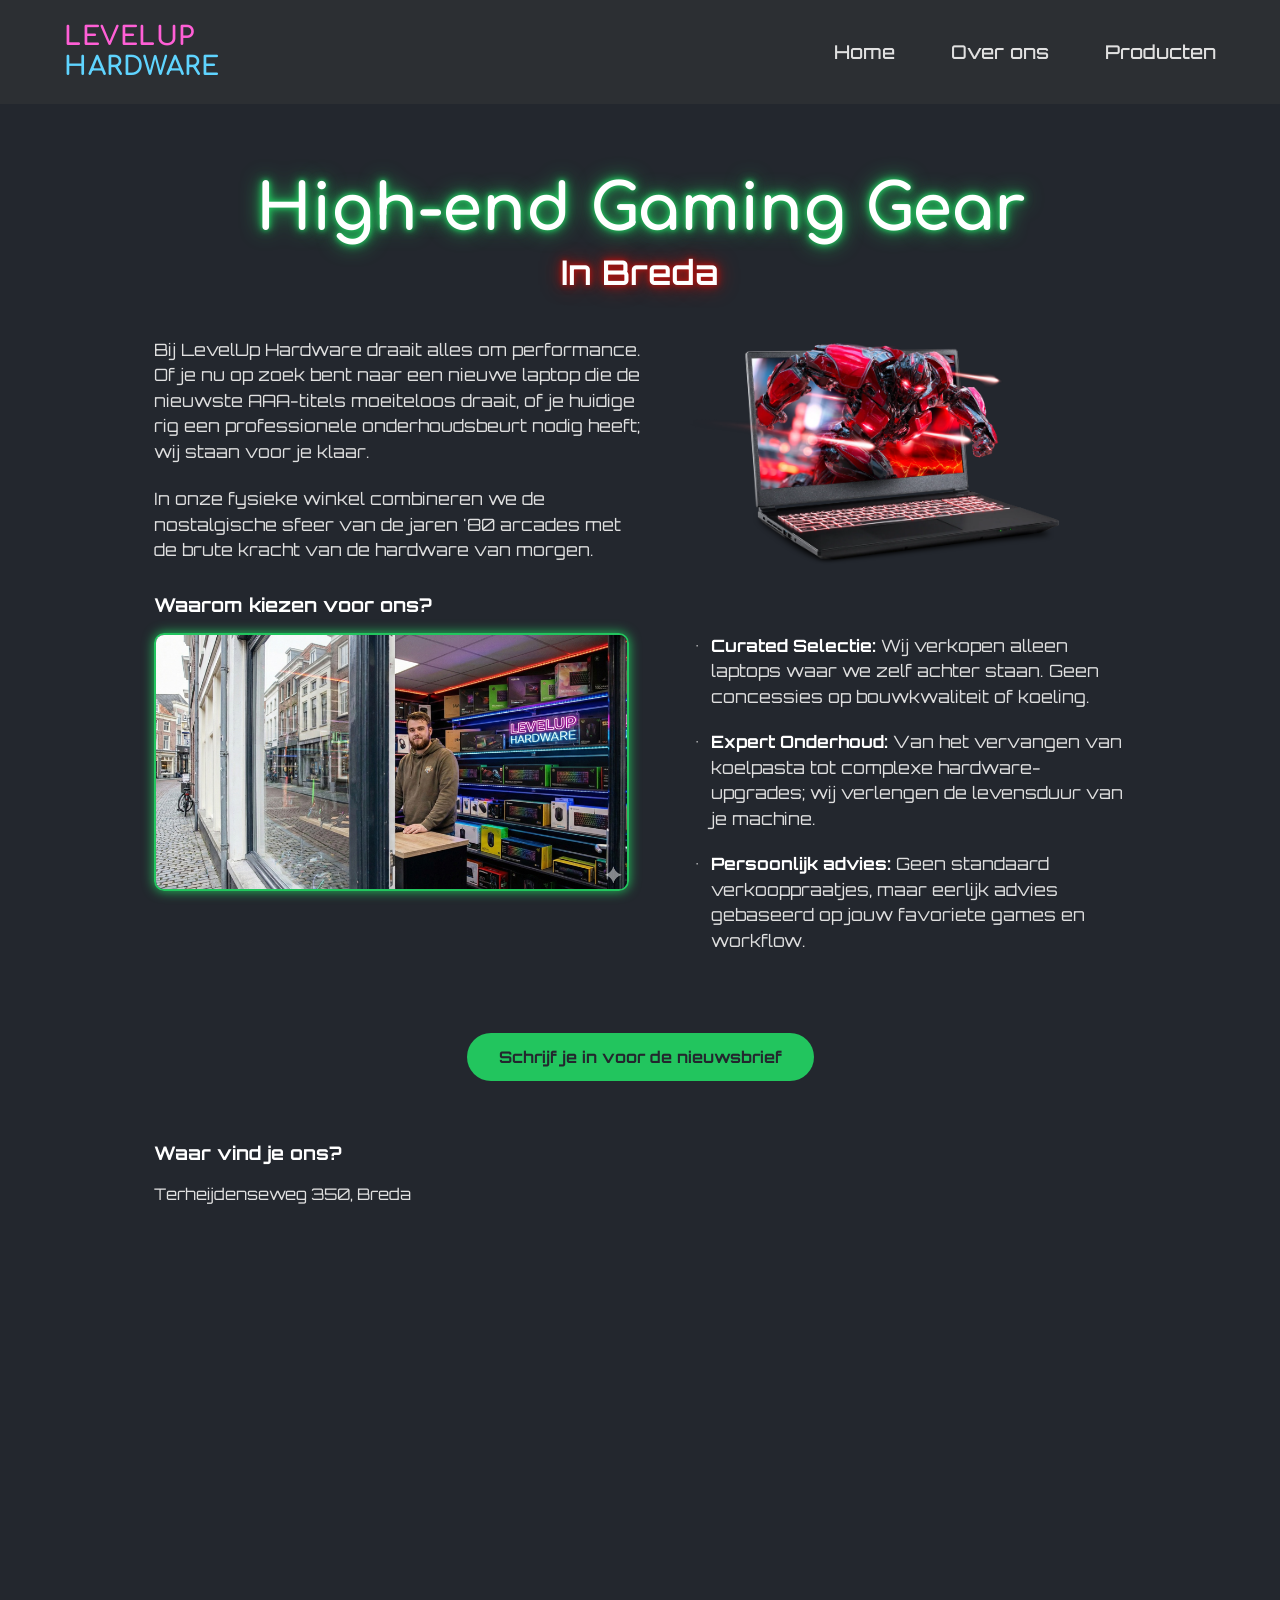
<file: index.html>
<!doctype html>
<html lang="nl">
<head>
<meta charset="UTF-8">
<meta name="viewport" content="width=device-width, initial-scale=1">
<title>LevelUp Hardware - Home</title>
<link rel="preconnect" href="https://fonts.googleapis.com">
<link rel="preconnect" href="https://fonts.gstatic.com" crossorigin>
<link href="https://fonts.googleapis.com/css2?family=Comfortaa:wght@400;500;600;700&family=Orbitron:wght@400;500;600;700&display=swap" rel="stylesheet">
<link rel="stylesheet" href="style.css">
<style>
  .site-header {
    padding: 22px 64px;
  }
  .logo { font-size: 26px; }

  .main-nav ul { gap: 56px; }
  .main-nav a { font-size: 19px; }

  main {
    max-width: 1100px;
    margin: 0 auto;
    padding: 70px 64px 90px;
  }

  .hero { margin-bottom: 44px; }
  .hero h1 { font-size: 64px; }
  .hero .subtitle { font-size: 34px; margin-top: 6px; }

  .intro-row {
    gap: 30px;
    margin-bottom: 0;
  }
  .intro-text { flex: 1 1 50%; }
  .intro-text p { font-size: 17px; margin: 0 0 22px; }
  .intro-text h3 { font-size: 19px; margin: 30px 0 0; }

  .intro-image { flex: 1 1 46%; display: flex; align-items: flex-start; justify-content: center; padding-top: 6px; overflow: hidden; }
  .intro-image img { width: 100%; max-width: 420px; margin-top: -70px; }

  .features-row {
    gap: 60px;
    align-items: flex-start;
  }
  .shop-image { flex: 1 1 50%; }
  .shop-image img { width: 100%; }

  .features-list { flex: 1 1 46%; }
  .features-list li { font-size: 17px; margin-bottom: 20px; padding-left: 1.3em; }

  .newsletter { margin: 60px 0; }

  @media (max-width: 700px) {
    .site-header { padding: 16px 20px; flex-wrap: wrap; }
    .logo { font-size: 17px; }
    .main-nav { flex-basis: 100%; }
    .main-nav ul { flex-direction: column; gap: 2px; }
    .main-nav a { display: block; font-size: 17px; padding: 10px 0; }

    main { padding: 44px 22px 60px; }
    .hero h1 { font-size: 34px; }
    .hero .subtitle { font-size: 20px; }

    .intro-row { flex-direction: column; gap: 26px; }
    .features-row { flex-direction: column; gap: 26px; }
  }
</style>
</head>
<body>

<header class="site-header">
  <div class="logo">
    <span class="line1">LEVELUP</span>
    <span class="line2">HARDWARE</span>
  </div>
  <nav class="main-nav">
    <ul>
      <li><a href="index.html">Home</a></li>
      <li><a href="over-ons.html">Over ons</a></li>
      <li><a href="producten.html">Producten</a></li>
    </ul>
  </nav>
</header>

<main>
  <section class="hero">
    <h1>High-end Gaming Gear</h1>
    <p class="subtitle">In Breda</p>
  </section>

  <section class="intro-row">
    <div class="intro-text">
      <p>Bij LevelUp Hardware draait alles om performance. Of je nu op zoek bent naar een nieuwe laptop die de nieuwste AAA-titels moeiteloos draait, of je huidige rig een professionele onderhoudsbeurt nodig heeft; wij staan voor je klaar.</p>
      <p>In onze fysieke winkel combineren we de nostalgische sfeer van de jaren '80 arcades met de brute kracht van de hardware van morgen.</p>
      <h3>Waarom kiezen voor ons?</h3>
    </div>
    <div class="intro-image">
      <img src="assets/laptop.webp" alt="High-end gaming laptop">
    </div>
  </section>

  <section class="features-row">
    <div class="shop-image">
      <img src="assets/storefront.png" alt="LevelUp Hardware winkel in Breda">
    </div>
    <ul class="features-list">
      <li><strong>Curated Selectie:</strong> Wij verkopen alleen laptops waar we zelf achter staan. Geen concessies op bouwkwaliteit of koeling.</li>
      <li><strong>Expert Onderhoud:</strong> Van het vervangen van koelpasta tot complexe hardware-upgrades; wij verlengen de levensduur van je machine.</li>
      <li><strong>Persoonlijk advies:</strong> Geen standaard verkooppraatjes, maar eerlijk advies gebaseerd op jouw favoriete games en workflow.</li>
    </ul>
  </section>

  <section class="newsletter">
    <a href="#" class="btn-newsletter">Schrijf je in voor de nieuwsbrief</a>
  </section>

  <section class="location">
    <h3>Waar vind je ons?</h3>
    <p>Terheijdenseweg 350, Breda</p>
    <iframe src="https://maps.google.com/maps?q=Terheijdenseweg%20350%20Breda&output=embed" loading="lazy" title="Locatie LevelUp Hardware"></iframe>
  </section>
</main>

</body>
</html>
</file>
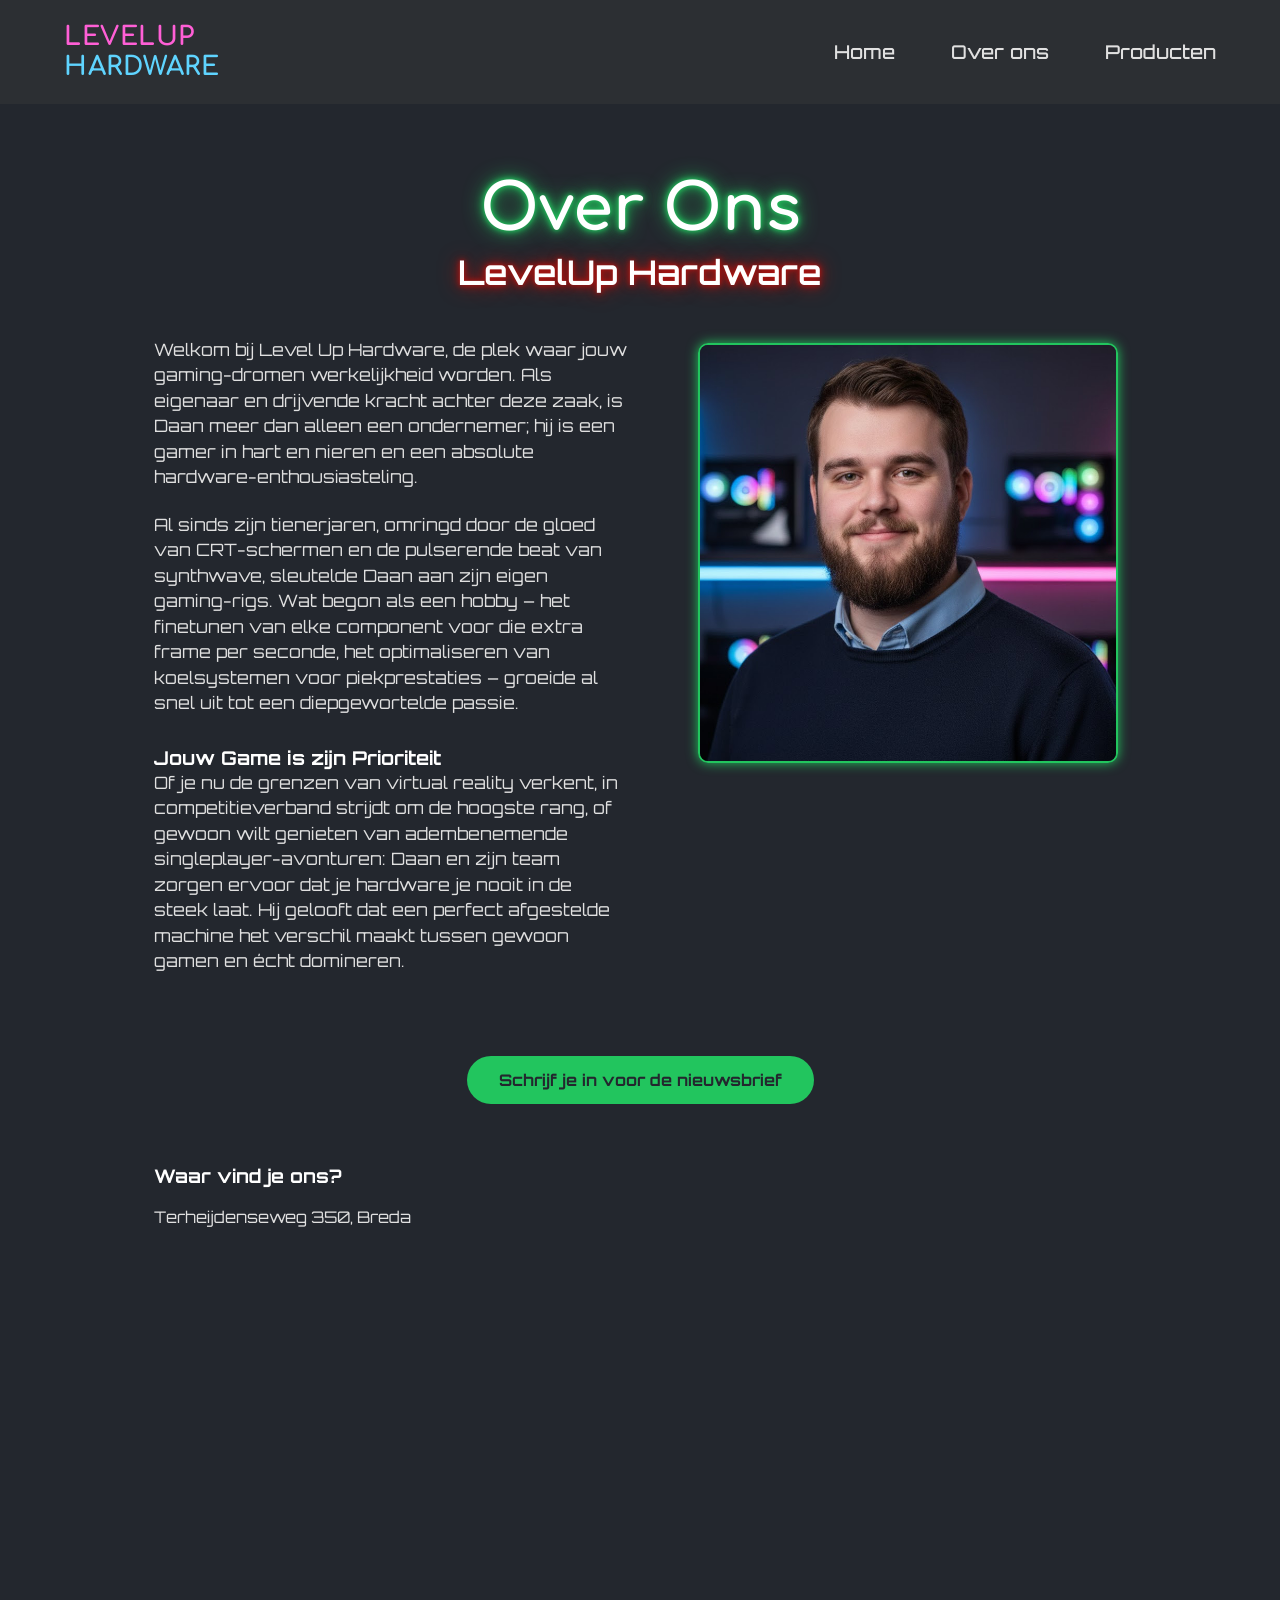
<file: over-ons.html>
<!doctype html>
<html lang="nl">
<head>
<meta charset="UTF-8">
<meta name="viewport" content="width=device-width, initial-scale=1">
<title>LevelUp Hardware - Over Ons</title>
<link rel="preconnect" href="https://fonts.googleapis.com">
<link rel="preconnect" href="https://fonts.gstatic.com" crossorigin>
<link href="https://fonts.googleapis.com/css2?family=Comfortaa:wght@400;500;600;700&family=Orbitron:wght@400;500;600;700&display=swap" rel="stylesheet">
<link rel="stylesheet" href="style.css">
<style>
  .site-header {
    padding: 22px 64px;
  }
  .logo { font-size: 26px; }

  .main-nav ul { gap: 56px; }
  .main-nav a { font-size: 19px; }

  main {
    max-width: 1100px;
    margin: 0 auto;
    padding: 70px 64px 90px;
  }

  .hero { margin-bottom: 44px; }
  .hero h1 { font-size: 64px; }
  .hero .subtitle { font-size: 34px; margin-top: 6px; }

  .intro-row {
    gap: 60px;
    margin-bottom: 48px;
  }
  .intro-text { flex: 1 1 50%; }
  .intro-text p { font-size: 17px; margin: 0 0 22px; }
  .intro-text h3 { font-size: 19px; margin: 30px 0 0; }

  .intro-image { flex: 1 1 46%; display: flex; align-items: flex-start; justify-content: center; padding-top: 6px; }
  .intro-image img {
    width: 100%;
    max-width: 420px;
    border: 2px solid #22c55e;
    box-shadow: 0 0 12px #22c55e;
  }

  .features-row {
    gap: 60px;
    align-items: flex-start;
  }
  .shop-image { flex: 1 1 50%; }
  .shop-image img { width: 100%; }

  .features-list { flex: 1 1 46%; }
  .features-list li { font-size: 17px; margin-bottom: 20px; padding-left: 1.3em; }

  .newsletter { margin: 60px 0; }

  @media (max-width: 700px) {
    .site-header { padding: 16px 20px; flex-wrap: wrap; }
    .logo { font-size: 17px; }
    .main-nav { flex-basis: 100%; }
    .main-nav ul { flex-direction: column; gap: 2px; }
    .main-nav a { display: block; font-size: 17px; padding: 10px 0; }

    main { padding: 44px 22px 60px; }
    .hero h1 { font-size: 34px; }
    .hero .subtitle { font-size: 20px; }

    .intro-row { flex-direction: column; gap: 26px; }
    .features-row { flex-direction: column; gap: 26px; }
  }
</style>
</head>
<body>

<header class="site-header">
  <div class="logo">
    <span class="line1">LEVELUP</span>
    <span class="line2">HARDWARE</span>
  </div>
  <nav class="main-nav">
    <ul>
      <li><a href="index.html">Home</a></li>
      <li><a href="over-ons.html">Over ons</a></li>
      <li><a href="producten.html">Producten</a></li>
    </ul>
  </nav>
</header>

<main>
  <section class="hero">
  <h1>Over Ons</h1>
  <p class="subtitle">LevelUp Hardware</p>
  </section>

     <section class="intro-row">
    <div class="intro-text">
      <p>Welkom bij Level Up Hardware, de plek waar jouw gaming-dromen werkelijkheid worden. Als eigenaar en drijvende kracht achter deze zaak, is Daan meer dan alleen een ondernemer; hij is een gamer in hart en nieren en een absolute hardware-enthousiasteling.</p>
      <p>Al sinds zijn tienerjaren, omringd door de gloed van CRT-schermen en de pulserende beat van synthwave, sleutelde Daan aan zijn eigen gaming-rigs. Wat begon als een hobby – het finetunen van elke component voor die extra frame per seconde, het optimaliseren van koelsystemen voor piekprestaties – groeide al snel uit tot een diepgewortelde passie.</p>
      <h3>Jouw Game is zijn Prioriteit</h3>
      <p>Of je nu de grenzen van virtual reality verkent, in competitieverband strijdt om de hoogste rang, of gewoon wilt genieten van adembenemende singleplayer-avonturen: Daan en zijn team zorgen ervoor dat je hardware je nooit in de steek laat. Hij gelooft dat een perfect afgestelde machine het verschil maakt tussen gewoon gamen en écht domineren.</p>
    </div>
    <div class="intro-image">
      <img src="assets/daan.jpg" alt="Daan van der Meer">
    </div>
  </section>

  <section class="newsletter">
    <a href="#" class="btn-newsletter">Schrijf je in voor de nieuwsbrief</a>
  </section>

  <section class="location">
    <h3>Waar vind je ons?</h3>
    <p>Terheijdenseweg 350, Breda</p>
    <iframe src="https://maps.google.com/maps?q=Terheijdenseweg%20350%20Breda&output=embed" loading="lazy" title="Locatie LevelUp Hardware"></iframe>
  </section>
</main>

</body>
</html>
</file>
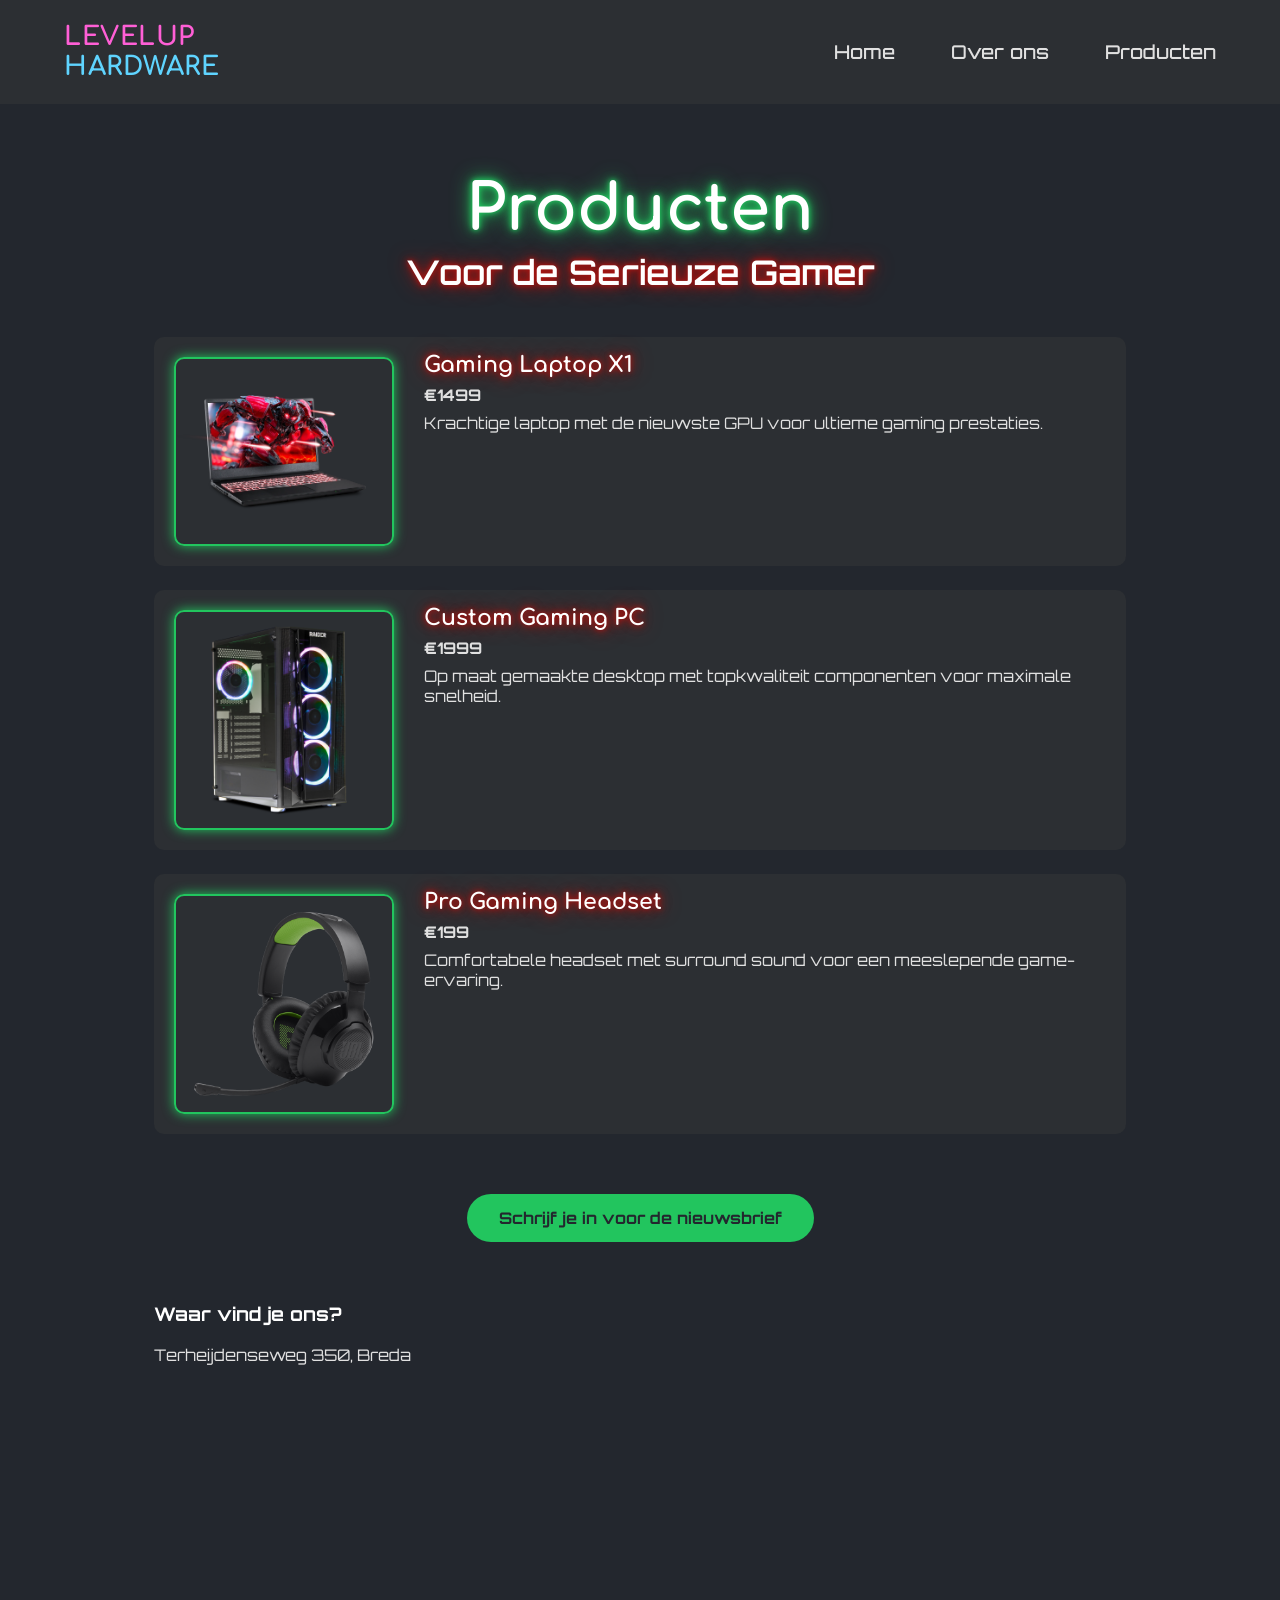
<file: producten.html>
<!doctype html>
<html lang="nl">
<head>
<meta charset="UTF-8">
<meta name="viewport" content="width=device-width, initial-scale=1">
<title>LevelUp Hardware - Producten</title>
<link rel="preconnect" href="https://fonts.googleapis.com">
<link rel="preconnect" href="https://fonts.gstatic.com" crossorigin>
<link href="https://fonts.googleapis.com/css2?family=Comfortaa:wght@400;500;600;700&family=Orbitron:wght@400;500;600;700&display=swap" rel="stylesheet">
<link rel="stylesheet" href="style.css">
<style>
  .site-header {
    padding: 22px 64px;
  }
  .logo { font-size: 26px; }

  .main-nav ul { gap: 56px; }
  .main-nav a { font-size: 19px; }

  main {
    max-width: 1100px;
    margin: 0 auto;
    padding: 70px 64px 90px;
  }

  .hero { margin-bottom: 44px; }
  .hero h1 { font-size: 64px; }
  .hero .subtitle { font-size: 34px; margin-top: 6px; }

  .intro-row {
    gap: 60px;
    margin-bottom: 48px;
  }
  .intro-text { flex: 1 1 50%; }
  .intro-text p { font-size: 17px; margin: 0 0 22px; }
  .intro-text h3 { font-size: 19px; margin: 30px 0 0; }

  .intro-image { flex: 1 1 46%; display: flex; align-items: flex-start; justify-content: center; padding-top: 6px; }
  .intro-image img { width: 100%; max-width: 420px; }

  .features-row {
    gap: 60px;
    align-items: flex-start;
  }
  .shop-image { flex: 1 1 50%; }
  .shop-image img { width: 100%; }

  .features-list { flex: 1 1 46%; }
  .features-list li { font-size: 17px; margin-bottom: 20px; padding-left: 1.3em; }

  .newsletter { margin: 60px 0; }
  .products { margin-bottom: 60px; }
.product-card img { width: 220px; flex-shrink: 0; }

  @media (max-width: 700px) {
    .site-header { padding: 16px 20px; flex-wrap: wrap; }
    .logo { font-size: 17px; }
    .main-nav { flex-basis: 100%; }
    .main-nav ul { flex-direction: column; gap: 2px; }
    .main-nav a { display: block; font-size: 17px; padding: 10px 0; }

    main { padding: 44px 22px 60px; }
    .hero h1 { font-size: 34px; }
    .hero .subtitle { font-size: 20px; }

    .product-card { flex-direction: column; text-align: center; }
    .product-card img { width: 100%; max-width: 260px; }
  }
</style>
</head>
<body>

<header class="site-header">
  <div class="logo">
    <span class="line1">LEVELUP</span>
    <span class="line2">HARDWARE</span>
  </div>
  <nav class="main-nav">
    <ul>
      <li><a href="index.html">Home</a></li>
      <li><a href="over-ons.html">Over ons</a></li>
      <li><a href="producten.html">Producten</a></li>
    </ul>
  </nav>
</header>

<main>
  <section class="hero">
    <h1>Producten</h1>
    <p class="subtitle">Voor de Serieuze Gamer</p>
  </section>

  <section class="products">
    <div class="product-card">
      <img src="assets/laptop.webp" alt="Gaming Laptop X1">
      <div>
        <h3>Gaming Laptop X1</h3>
        <p class="price">€1499</p>
        <p>Krachtige laptop met de nieuwste GPU voor ultieme gaming prestaties.</p>
      </div>
    </div>

    <div class="product-card">
      <img src="assets/pc.png" alt="Custom Gaming PC">
      <div>
        <h3>Custom Gaming PC</h3>
        <p class="price">€1999</p>
        <p>Op maat gemaakte desktop met topkwaliteit componenten voor maximale snelheid.</p>
      </div>
    </div>

    <div class="product-card">
      <img src="assets/headset.webp" alt="Pro Gaming Headset">
      <div>
        <h3>Pro Gaming Headset</h3>
        <p class="price">€199</p>
        <p>Comfortabele headset met surround sound voor een meeslepende game-ervaring.</p>
      </div>
    </div>
  </section>

  <section class="newsletter">
    <a href="#" class="btn-newsletter">Schrijf je in voor de nieuwsbrief</a>
  </section>

  <section class="location">
    <h3>Waar vind je ons?</h3>
    <p>Terheijdenseweg 350, Breda</p>
    <iframe src="https://maps.google.com/maps?q=Terheijdenseweg%20350%20Breda&output=embed" loading="lazy" title="Locatie LevelUp Hardware"></iframe>
  </section>
</main>

</body>
</html>
</file>
<file: style.css>
* { box-sizing: border-box; }

html, body {
  margin: 0;
  padding: 0;
  background: #23272e;
  color: #e0e0e0;
  font-family: Arial, Helvetica, sans-serif;
}

h1, h2, h3, .logo {
  font-family: 'Comfortaa', sans-serif;
}

p,
.features-list li {
  font-family: 'Orbitron', sans-serif;
}

img { max-width: 100%; display: block; }

a { color: inherit; text-decoration: none; }

ul { margin: 0; padding: 0; list-style: none; }

.site-header {
  background: #2c2f33;
  display: flex;
  align-items: center;
  justify-content: space-between;
  position: sticky;
  top: 0;
  z-index: 100;
}

.logo {
  font-weight: 700;
  line-height: 1.15;
  letter-spacing: .5px;
  white-space: nowrap;
}

.logo .line1 {
  display: block;
  color: #ff5fd6;
}

.logo .line2 {
  display: block;
  color: #5fd4ff;
}

.main-nav ul {
  display: flex;
}

.main-nav a {
  color: #e0e0e0;
  font-family: 'Orbitron', sans-serif;
  font-weight: 500;
  transition: color .2s ease;
}

.main-nav a:hover,
.main-nav a:focus {
  color: #5fd4ff;
}

a:focus,
button:focus {
  outline: 2px solid #5fd4ff;
  outline-offset: 3px;
}

.hero {
  text-align: center;
}

.hero h1 {
  margin: 0;
  font-weight: 700;
  color: #ffffff;
  text-shadow: 0 0 5px #22c55e, 0 0 10px #22c55e, 0 0 20px #22c55e;
}

.hero .subtitle {
  margin: 0;
  font-weight: 600;
  color: #ffffff;
  text-shadow: 0 0 5px #b3130f, 0 0 10px #b3130f, 0 0 20px #b3130f;
}

.intro-row {
  display: flex;
}

.intro-text p {
  color: #e0e0e0;
  line-height: 1.5;
}

.intro-text h3 {
  font-family: 'Orbitron', sans-serif;
  font-weight: 700;
  color: #ffffff;
}

.intro-image img {
  border-radius: 10px;
}

.features-row {
  display: flex;
}

.shop-image img {
  border-radius: 10px;
  border: 2px solid #22c55e;
  box-shadow: 0 0 12px #22c55e;
}

.features-list li {
  color: #e0e0e0;
  line-height: 1.5;
}

.features-list strong {
  color: #ffffff;
  font-weight: 700;
}

.features-list li::before {
  content: '•';
  color: #e0e0e0;
  display: inline-block;
  width: 1em;
  margin-left: -1em;
}

.newsletter {
  text-align: center;
}

.btn-newsletter {
  display: inline-block;
  padding: 14px 32px;
  background: #22c55e;
  color: #23272e;
  font-family: 'Orbitron', sans-serif;
  font-weight: 700;
  border-radius: 30px;
  transition: background-color .2s ease, box-shadow .2s ease;
}

.btn-newsletter:hover,
.btn-newsletter:focus {
  background: #16a34a;
  box-shadow: 0 0 16px #22c55e;
}

.location h3 {
  font-family: 'Orbitron', sans-serif;
  color: #ffffff;
}

.location p {
  color: #e0e0e0;
}

.location iframe {
  width: 100%;
  height: 300px;
  border: 0;
  border-radius: 10px;
  margin-top: 12px;
}

.products {
  display: flex;
  flex-direction: column;
  gap: 24px;
}

.product-card {
  display: flex;
  align-items: flex-start;
  gap: 30px;
  background: #2c2f33;
  border-radius: 10px;
  padding: 20px;
}

.product-card img {
  border-radius: 10px;
  border: 2px solid #22c55e;
  box-shadow: 0 0 12px #22c55e;
}

.product-card h3 {
  margin: -4px 0 8px;
  font-size: 22px;
  color: #ffffff;
  text-shadow: 0 0 5px #b3130f, 0 0 10px #b3130f, 0 0 20px #b3130f;
}

.categorie {
  margin: 24px 0 0;
  color: #ffffff;
}

html.light .categorie {
  color: #111827;
}

.product-card .price {
  font-weight: 700;
  margin: 0 0 8px;
}

.product-card p {
  margin: 0;
  color: #e0e0e0;
}

.site-footer {
  background: #2c2f33;
  padding: 22px 64px;
  text-align: center;
}

.site-footer p {
  margin: 0;
  color: #e0e0e0;
}

/* Nieuwsbrief modal */
.modal {
  display: none;
  position: fixed;
  top: 0;
  left: 0;
  width: 100%;
  height: 100%;
  background: rgba(0, 0, 0, 0.75);
  z-index: 200;
  align-items: center;
  justify-content: center;
}

.modal.open {
  display: flex;
}

.modal-inhoud {
  position: relative;
  width: 90%;
  max-width: 440px;
  padding: 32px;
  background: #2c2f33;
  border: 2px solid #22c55e;
  border-radius: 10px;
  box-shadow: 0 0 20px #22c55e;
}

.modal-inhoud h3 {
  margin: 0 0 10px;
  color: #ffffff;
  font-family: 'Orbitron', sans-serif;
}

.modal-inhoud p {
  margin: 0 0 18px;
}

.modal-inhoud label {
  display: block;
  margin: 14px 0 6px;
  color: #ffffff;
  font-family: 'Orbitron', sans-serif;
}

.modal-inhoud input {
  width: 100%;
  padding: 10px;
  background: #23272e;
  border: 1px solid #5fd4ff;
  border-radius: 6px;
  color: #e0e0e0;
  font-size: 16px;
}

.modal-inhoud .btn-newsletter {
  margin-top: 22px;
  border: 0;
  cursor: pointer;
}

.modal-sluiten {
  position: absolute;
  top: 10px;
  right: 14px;
  background: none;
  border: 0;
  color: #e0e0e0;
  font-size: 30px;
  cursor: pointer;
  transition: color .2s ease;
}

.modal-sluiten:hover,
.modal-sluiten:focus {
  color: #5fd4ff;
}

/* Thema knop */
.main-nav li {
  display: flex;
  align-items: center;
}

.thema-knop {
  background: none;
  border: 2px solid #5fd4ff;
  border-radius: 8px;
  color: #e0e0e0;
  font-family: 'Orbitron', sans-serif;
  font-weight: 500;
  font-size: 16px;
  padding: 6px 14px;
  cursor: pointer;
  transition: color .2s ease, box-shadow .2s ease;
}

.thema-knop:hover,
.thema-knop:focus {
  color: #5fd4ff;
  box-shadow: 0 0 10px #5fd4ff;
}

@media (max-width: 700px) {
  .thema-knop {
    font-size: 15px;
    padding: 8px 14px;
  }
}

body {
  transition: background-color .3s ease, color .3s ease;
}

/* Licht thema */
html.light,
html.light body {
  background: #f1f5f9;
  color: #23272e;
}

html.light .site-header,
html.light .site-footer {
  background: #ffffff;
  box-shadow: 0 1px 6px rgba(0, 0, 0, 0.12);
}

html.light .logo .line1 {
  color: #c0188f;
}

html.light .logo .line2 {
  color: #0e7aa8;
}

html.light .main-nav a,
html.light .thema-knop {
  color: #23272e;
}

html.light .main-nav a:hover,
html.light .main-nav a:focus,
html.light .thema-knop:hover {
  color: #0e7aa8;
}

html.light .hero h1 {
  color: #15803d;
  text-shadow: 0 0 6px #22c55e, 0 0 14px #22c55e;
}

html.light .hero .subtitle {
  color: #b3130f;
  text-shadow: 0 0 6px #ff6b66, 0 0 14px #ff6b66;
}

html.light p,
html.light .intro-text p,
html.light .features-list li,
html.light .location p,
html.light .site-footer p,
html.light .product-card p {
  color: #23272e;
}

html.light h3,
html.light .intro-text h3,
html.light .features-list strong,
html.light .location h3 {
  color: #111827;
}

html.light .product-card {
  background: #ffffff;
  box-shadow: 0 1px 6px rgba(0, 0, 0, 0.12);
}

html.light .product-card h3 {
  color: #111827;
  text-shadow: none;
}

html.light .features-list li::before {
  color: #23272e;
}

html.light .modal-inhoud {
  background: #ffffff;
}

html.light .modal-inhoud h3,
html.light .modal-inhoud label,
html.light .modal-sluiten {
  color: #111827;
}

html.light .modal-inhoud input {
  background: #f1f5f9;
  color: #23272e;
}
</file>
